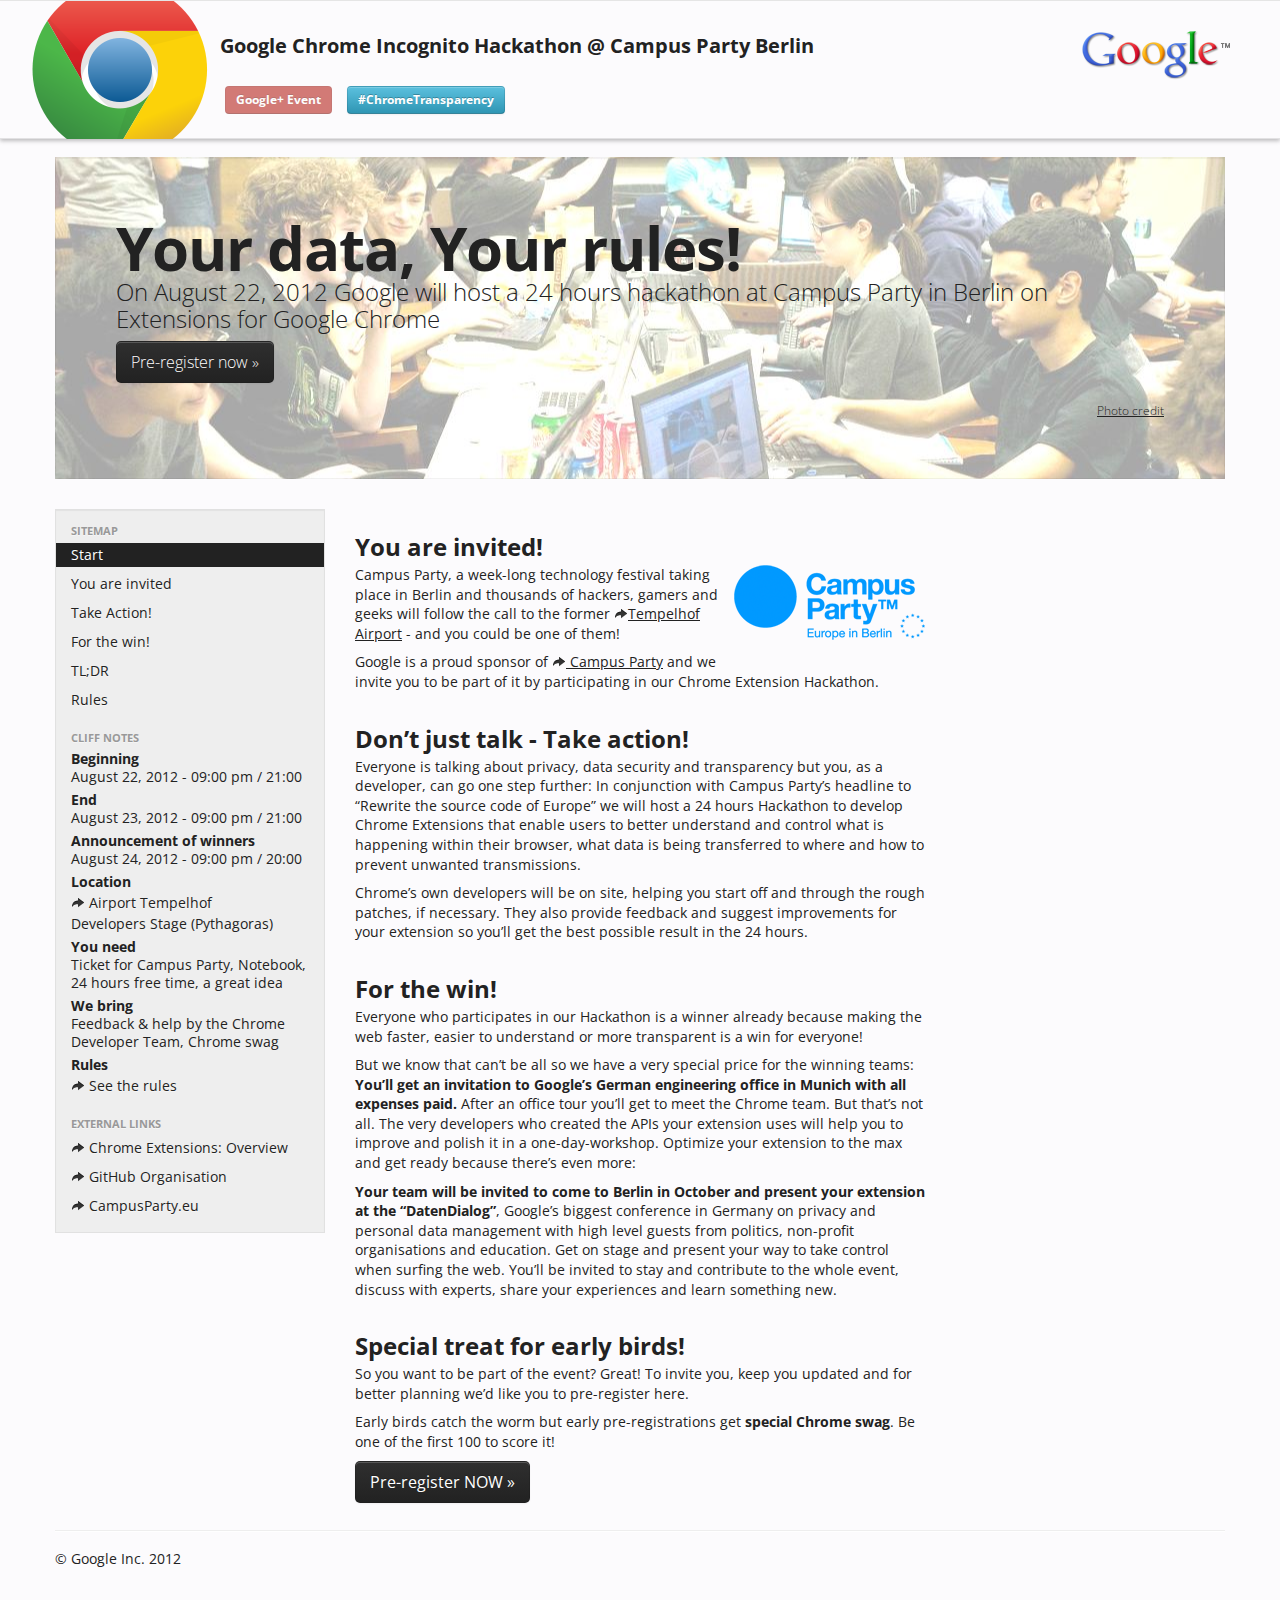
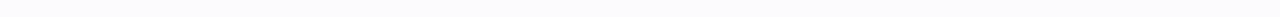
<file: index.html>
<!DOCTYPE html>
<html lang="en">
  <head>
    <meta charset="utf-8">
    <title>Google Chrome Incognito Hackathon @ Campus Party Berlin</title>
    <meta name="viewport" content="width=device-width, initial-scale=1.0">
    <meta name="description" content="">
    <meta name="author" content="">

    <!-- Le styles -->
    <link href="./assets/css/journal.bootstrap.css" rel="stylesheet">
    <style type="text/css">
    </style>
    <link href="./assets/css/bootstrap-responsive.css" rel="stylesheet">
    <link href="./assets/css/overrides.css" rel="stylesheet">

    <!-- Le HTML5 shim, for IE6-8 support of HTML5 elements -->
    <!--[if lt IE 9]>
      <script src="http://html5shim.googlecode.com/svn/trunk/html5.js"></script>
    <![endif]-->

    <!-- Le fav and touch icons -->
    <link rel="shortcut icon" href="./assets/ico/chrome-16.png">
  </head>

  <body data-spy="scroll">

    <div class="navbar">
      <div class="navbar-inner">
        <div class="container">
          <a class="btn btn-navbar" data-toggle="collapse" data-target=".nav-collapse">
            <span class="icon-bar"></span>
            <span class="icon-bar"></span>
            <span class="icon-bar"></span>
          </a>
          <div class="brand" style="max-height: 50px;">
            Google Chrome Incognito Hackathon @ Campus Party Berlin</a>
            <div style="padding-top: 10px;">
              <a href="#tba" class="btn btn-small btn-danger disabled">Google+ Event</a>
              <a href="https://twitter.com/#!/search/realtime/%23ChromeTransparency" class="btn btn-small btn-info">#ChromeTransparency</a>
            </div>
          </div>  
          <!--
          <div class="btn-group pull-right">
            <a class="btn dropdown-toggle" data-toggle="dropdown" href="#">
              <i class="icon-user"></i> Username
              <span class="caret"></span>
            </a>
            <ul class="dropdown-menu">
              <li><a href="#">Profile</a></li>
              <li class="divider"></li>
              <li><a href="#">Sign Out</a></li>
            </ul>
          </div>
          <div class="nav-collapse">
            <ul class="nav">
              <li class="active"><a href="#">Home</a></li>
              <li><a href="#about">About</a></li>
              <li><a href="#contact">Contact</a></li>
            </ul>
          </div>--><!--/.nav-collapse -->
          <div class="pull-right logo">
            <img src="./assets/img/Google_Logo_148X49.png" alt="Google" />
          </div>  
        </div>
      </div>
    </div>

    <div id="top" class="container">
          <div class="hero-unit">
            <h1>Your data, Your rules!</h1>
            <p>On August 22, 2012 Google will host a 24 hours hackathon at Campus Party in Berlin on Extensions for Google Chrome</p>
            <p><a href="https://docs.google.com/spreadsheet/viewform?formkey=dHBaTnBqV1M2amZ6dXRWMVNya1RWSWc6MQ#gid=0" class="btn btn-primary btn-large">Pre-register now &raquo;</a></p>
            <p class="pull-right"><small><a href="http://www.flickr.com/photos/hackny/5684887983">Photo credit</a></small></p>
          </div>

      <div class="row">
        <div class="span3">
          <div class="well sidebar-nav">
            <ul class="nav nav-list">
              <li class="nav-header">Sitemap</li>
              <li class="active"><a href="#top">Start</a></li>
              <li><a href="#invited">You are invited</a></li>
              <li><a href="#takeaction">Take Action!</a></li>
              <li><a href="#ftw">For the win!</a></li>
              <li><a href="#tldr">TL;DR</a></li>
              <li><a href="rules.html">Rules</a></li>
              <li class="nav-header">Cliff notes</li>
              <li><strong>Beginning</strong><br/>August 22, 2012 - 09:00 pm / 21:00</li>
              <li><strong>End</strong><br/>August 23, 2012 - 09:00 pm / 21:00</li>
              <li><strong>Announcement of winners</strong><br/>August 24, 2012 - 09:00 pm / 20:00</li>
              <li><strong>Location</strong><br/><a href="http://www.campus-party.eu/2012/tempelhofer-en.html"><i class="icon  icon-share-alt"></i> Airport Tempelhof</a>
                Developers Stage (Pythagoras)
              </li>
              <li><strong>You need</strong><br/>Ticket for Campus Party, Notebook, 24 hours free time, a great idea</a></li>
              <li><strong>We bring</strong><br/>Feedback &amp; help by the Chrome Developer Team, Chrome swag</a></li>
              <li><strong>Rules</strong><br/><a href="rules.html"><i class="icon  icon-share-alt"></i> See the rules</a></li>
              <li class="nav-header">External Links</li>
              <li><a href="http://code.google.com/chrome/extensions/overview.html"><i class="icon  icon-share-alt"></i> Chrome Extensions: Overview</a></li>
              <li><a href="https://github.com/GoogleCampusPartyHackathon"><i class="icon  icon-share-alt"></i> GitHub Organisation</a></li>
              <li><a href="http://www.campus-party.eu/2012/developers.html"><i class="icon  icon-share-alt"></i> CampusParty.eu</a></li>
            </ul>
          </div><!--/.well -->
        </div><!--/span-->
        <div class="span9">
          <div class="row">
          </div>
          <div class="row">
            <div id="invited" class="span6">
              <h2>You are invited!</h2>
              <img class="pull-right" src="./assets/img/campus_party_logo.png" alt="Campus Party" />
              <p>Campus Party, a week-long technology festival taking place in Berlin and thousands of hackers, gamers and geeks will follow the call to the former <a href="http://en.wikipedia.org/wiki/Berlin_Tempelhof_Airport" ><i class="icon  icon-share-alt"></i>Tempelhof Airport</a> - and you could be one of them!</p>
              <p>Google is a proud sponsor of <a href="http://www.campus-party.eu/2012/"><i class="icon  icon-share-alt"></i> Campus Party</a> and we invite you to be part of it by participating in our Chrome Extension Hackathon.</p>
            </div><!--/span-->
            <div id="takeaction" class="span6">
              <h2>Don’t just talk - Take action!</h2>
              <p>Everyone is talking about privacy, data security and transparency but you, as a developer, can go one step further: In conjunction with Campus Party’s headline to “Rewrite the source code of Europe” we will host a 24 hours Hackathon to develop Chrome Extensions that enable users to better understand and control what is happening within their browser, what data is being transferred to where and how to prevent unwanted transmissions. </p>
              <p>Chrome’s own developers will be on site, helping you start off and through the rough patches, if necessary. They also provide feedback and suggest improvements for your extension so you’ll get the best possible result in the 24 hours.</p>
            </div><!--/span-->
          </div><!--/row-->
          <div class="row">
            <div id="ftw" class="span6">
              <h2 >For the win!</h2>
              <p>Everyone who participates in our Hackathon is a winner already because making the web faster, easier to understand or more transparent is a win for everyone!</p>
              <p>But we know that can’t be all so we have a very special price for the winning teams: <strong>You’ll get an invitation to Google’s German engineering office in Munich with all expenses paid.</strong>  After an office tour you’ll get to meet the Chrome team. But that’s not all. The very developers who created the APIs your extension uses will help you to improve and polish it in a one-day-workshop. Optimize your extension to the max and get ready because there’s even more:</p>
              <p><strong>Your team will be invited to come to Berlin in October and present your extension at the “DatenDialog”</strong>, Google’s biggest conference in Germany on privacy and personal data management with high level guests from politics, non-profit organisations and education. Get on stage and present your way to take control when surfing the web. You’ll be invited to stay and contribute to the whole event, discuss with experts, share your experiences and learn something new.</p>
            </div><!--/span-->
            <div id="tldr" class="span6">
              <h2>Special treat for early birds!</h2>
              <p>So you want to be part of the event? Great! To invite you, keep you updated and for better planning we’d like you to pre-register here.</p>
              <p>Early birds catch the worm but early pre-registrations get <strong>special Chrome swag</strong>. Be one of the first 100 to score it!</p>
              <p><a class="btn btn-primary btn-large" href="https://docs.google.com/spreadsheet/viewform?formkey=dHBaTnBqV1M2amZ6dXRWMVNya1RWSWc6MQ#gid=0">Pre-register NOW  &raquo;</a></p>
            </div><!--/span-->
          </div><!--/row-->
        </div><!--/span-->
      </div><!--/row-->

      <hr>

      <footer>
        <p>&copy; Google Inc. 2012</p>
      </footer>

    </div><!--/.fluid-container-->

    <!-- Le javascript
    ================================================== -->
    <!-- Placed at the end of the document so the pages load faster -->
    <script src="./assets/js/jquery.js"></script>
    <script src="./assets/js/bootstrap-transition.js"></script>
    <script src="./assets/js/bootstrap-scrollspy.js"></script>
    <!--
    <script src="./assets/js/bootstrap-alert.js"></script>
    <script src="./assets/js/bootstrap-modal.js"></script>
    <script src="./assets/js/bootstrap-dropdown.js"></script>
    <script src="./assets/js/bootstrap-tab.js"></script>
    <script src="./assets/js/bootstrap-tooltip.js"></script>
    <script src="./assets/js/bootstrap-popover.js"></script>
    <script src="./assets/js/bootstrap-button.js"></script>
    <script src="./assets/js/bootstrap-collapse.js"></script>
    <script src="./assets/js/bootstrap-carousel.js"></script>
    <script src="./assets/js/bootstrap-typeahead.js"></script>
    -->
  </body>
</html>
</file>
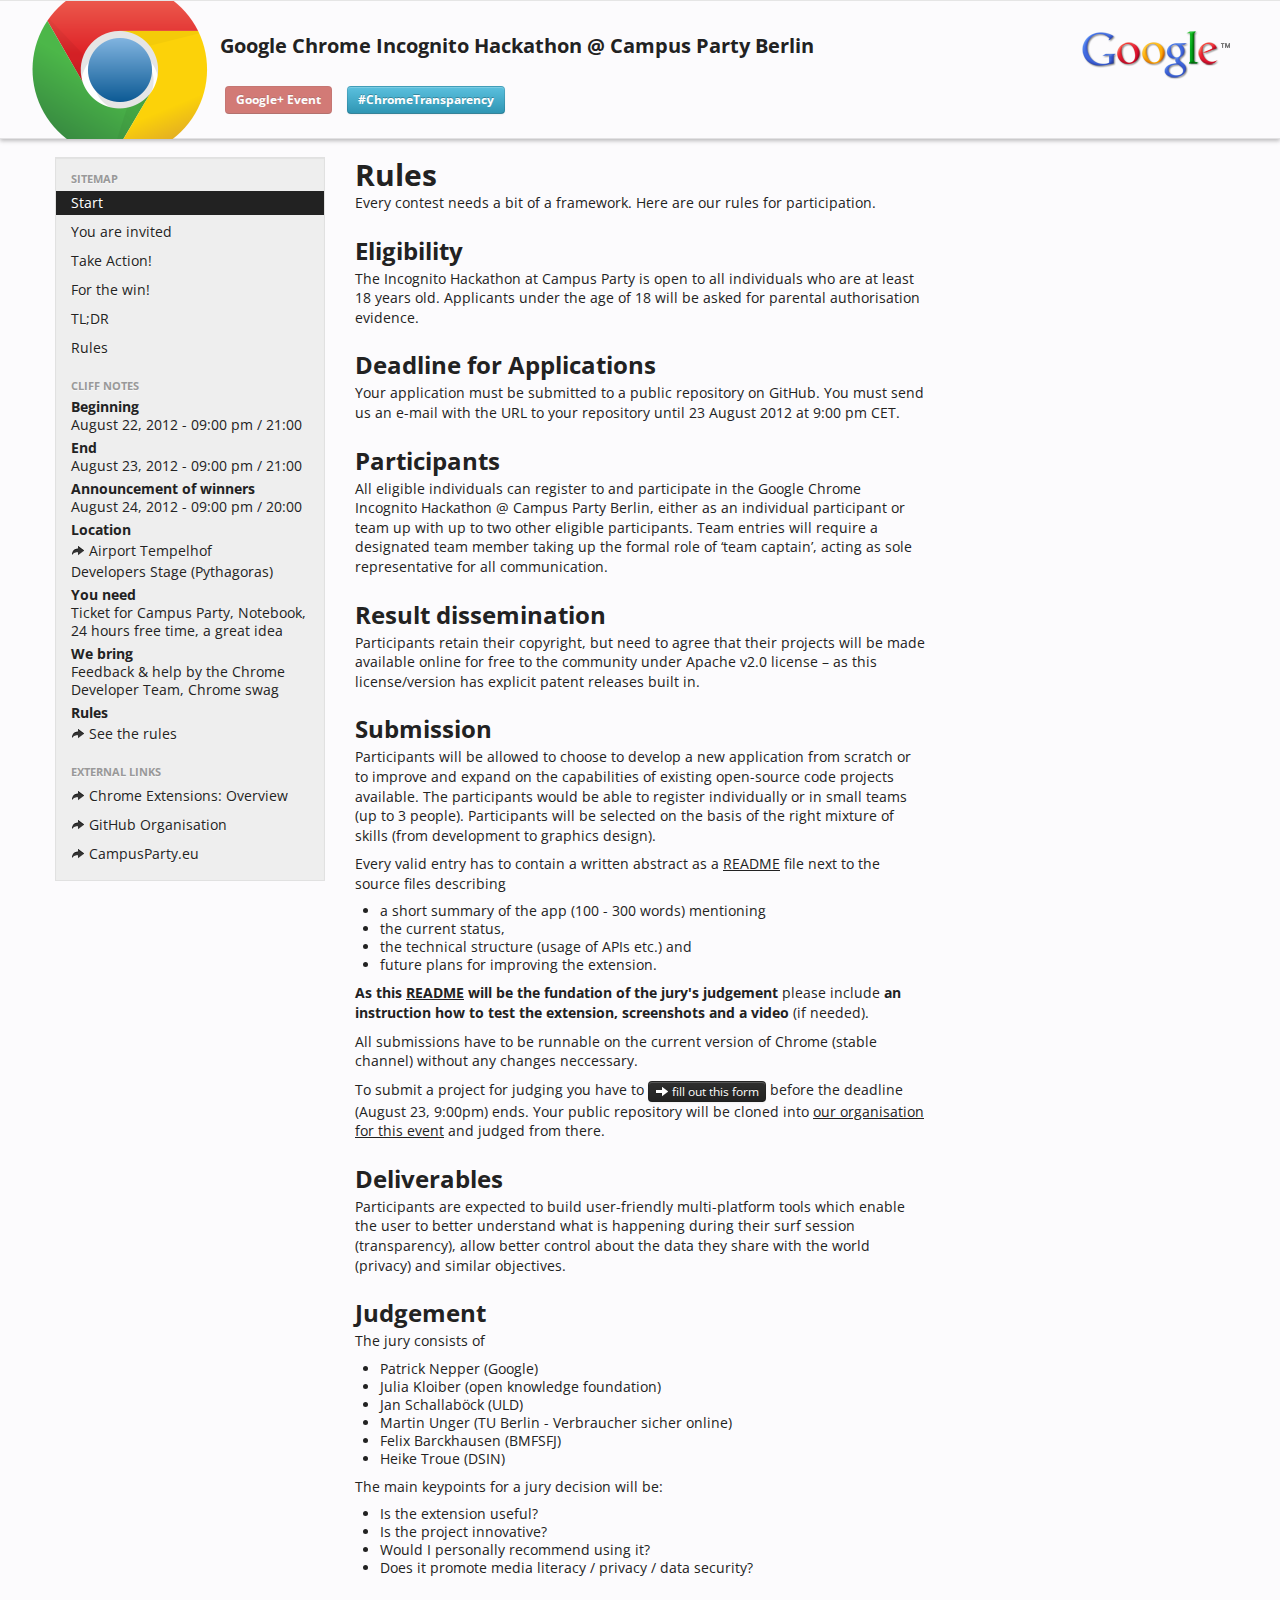
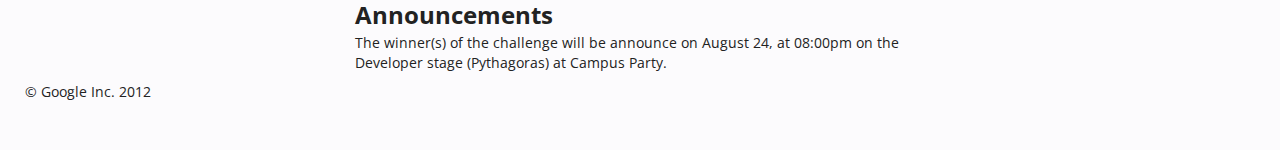
<file: rules.html>
<!DOCTYPE html>
<html lang="en">
  <head>
    <meta charset="utf-8">
    <title>Google Chrome Incognito Hackathon @ Campus Party Berlin</title>
    <meta name="viewport" content="width=device-width, initial-scale=1.0">
    <meta name="description" content="">
    <meta name="author" content="">

    <!-- Le styles -->
    <link href="./assets/css/journal.bootstrap.css" rel="stylesheet">
    <style type="text/css">
    </style>
    <link href="./assets/css/bootstrap-responsive.css" rel="stylesheet">
    <link href="./assets/css/overrides.css" rel="stylesheet">

    <!-- Le HTML5 shim, for IE6-8 support of HTML5 elements -->
    <!--[if lt IE 9]>
      <script src="http://html5shim.googlecode.com/svn/trunk/html5.js"></script>
    <![endif]-->

    <!-- Le fav and touch icons -->
    <link rel="shortcut icon" href="./assets/ico/chrome-16.png">
  </head>

  <body data-spy="scroll">

    <div class="navbar">
      <div class="navbar-inner">
        <div class="container">
          <a class="btn btn-navbar" data-toggle="collapse" data-target=".nav-collapse">
            <span class="icon-bar"></span>
            <span class="icon-bar"></span>
            <span class="icon-bar"></span>
          </a>
          <div class="brand" style="max-height: 50px;">
            Google Chrome Incognito Hackathon @ Campus Party Berlin</a>
            <div style="padding-top: 10px;">
              <a href="#tba" class="btn btn-small btn-danger disabled">Google+ Event</a>
              <a href="https://twitter.com/#!/search/realtime/%23ChromeTransparency" class="btn btn-small btn-info">#ChromeTransparency</a>
            </div>
          </div>  
          <!--
          <div class="btn-group pull-right">
            <a class="btn dropdown-toggle" data-toggle="dropdown" href="#">
              <i class="icon-user"></i> Username
              <span class="caret"></span>
            </a>
            <ul class="dropdown-menu">
              <li><a href="#">Profile</a></li>
              <li class="divider"></li>
              <li><a href="#">Sign Out</a></li>
            </ul>
          </div>
          <div class="nav-collapse">
            <ul class="nav">
              <li class="active"><a href="#">Home</a></li>
              <li><a href="#about">About</a></li>
              <li><a href="#contact">Contact</a></li>
            </ul>
          </div>--><!--/.nav-collapse -->
          <div class="pull-right logo">
            <img src="./assets/img/Google_Logo_148X49.png" alt="Google" />
          </div>  
        </div>
      </div>
    </div>

    <div id="top" class="container">
      <div class="row">
        <div class="span3">
          <div class="well sidebar-nav">
            <ul class="nav nav-list">
              <li class="nav-header">Sitemap</li>
              <li class="active"><a href="#top">Start</a></li>
              <li><a href="index.html#invited">You are invited</a></li>
              <li><a href="index.html#takeaction">Take Action!</a></li>
              <li><a href="index.html#ftw">For the win!</a></li>
              <li><a href="index.html#tldr">TL;DR</a></li>
              <li><a href="rules.html">Rules</a></li>
              <li class="nav-header">Cliff notes</li>
              <li><strong>Beginning</strong><br/>August 22, 2012 - 09:00 pm / 21:00</li>
              <li><strong>End</strong><br/>August 23, 2012 - 09:00 pm / 21:00</li>
              <li><strong>Announcement of winners</strong><br/>August 24, 2012 - 09:00 pm / 20:00</li>
              <li><strong>Location</strong><br/><a href="http://www.campus-party.eu/2012/tempelhofer-en.html"><i class="icon  icon-share-alt"></i> Airport Tempelhof</a>
                Developers Stage (Pythagoras)
              </li>
              <li><strong>You need</strong><br/>Ticket for Campus Party, Notebook, 24 hours free time, a great idea</a></li>
              <li><strong>We bring</strong><br/>Feedback &amp; help by the Chrome Developer Team, Chrome swag</a></li>
              <li><strong>Rules</strong><br/><a href="rules.html"><i class="icon  icon-share-alt"></i> See the rules</a></li>
              <li class="nav-header">External Links</li>
              <li><a href="http://code.google.com/chrome/extensions/overview.html"><i class="icon  icon-share-alt"></i> Chrome Extensions: Overview</a></li>
              <li><a href="https://github.com/GoogleCampusPartyHackathon"><i class="icon  icon-share-alt"></i> GitHub Organisation</a></li>
              <li><a href="http://www.campus-party.eu/2012/developers.html"><i class="icon  icon-share-alt"></i> CampusParty.eu</a></li>
            </ul>
          </div><!--/.well -->
        </div><!--/span-->
        <div class="span9">
          <div class="row">
          </div>
          <div class="row">
            <div id="rules" class="span6">
              <h1>Rules</h1>
              <p>Every contest needs a bit of a framework. Here are our rules for participation.</p>

              <h2>Eligibility</h2>
              <p>The Incognito Hackathon at Campus Party is open to all individuals who are at least 18 years old. Applicants under the age of 18 will be asked for parental authorisation evidence.</p>
              
              <h2>Deadline for Applications</h2>
              <p>Your application must be submitted to a public repository on GitHub. You must send us an e-mail with the URL to your repository until 23 August 2012 at 9:00 pm CET.</p>

              <h2>Participants</h2>
              <p>All eligible individuals can register to and participate in the Google Chrome Incognito Hackathon @ Campus Party Berlin, either as an individual participant or team up with up to two other eligible participants. Team entries will require a designated team member taking up the formal role of ‘team captain’, acting as sole representative for all communication.</p>

              <h2>Result dissemination</h2>
              <p>Participants retain their copyright, but need to agree that their projects will be made available online for free to the community under Apache v2.0 license – as this license/version has explicit patent releases built in.</p>

              <h2>Submission</h2>
              <p>Participants will be allowed to choose to develop a new application from scratch or to improve and expand on the capabilities of existing open-source code projects available. The participants would be able to register individually or in small teams (up to 3 people). Participants will be selected on the basis of the right mixture of skills (from development to graphics design).</p>
              <p>Every valid entry has to contain a written abstract as a <a href="https://github.com/github/markup/#github-markup">README</a> file next to the source files describing 
                <ul>
                  <li>a short summary of the app (100 - 300 words) mentioning</li>
                  <li>the current status, </li>
                  <li>the technical structure (usage of APIs etc.) and </li>
                  <li>future plans for improving the extension.</li>
                </ul>
              </p>
              <p><strong>As this <a href="https://github.com/github/markup/#github-markup">README</a> will be the fundation of the jury's judgement</strong> please include <strong>an instruction how to test the extension, screenshots and a video</strong> (if needed).</p>  
              <p>All submissions have to be runnable on the current version of Chrome (stable channel) without any changes neccessary.</p>

              <p>To submit a project for judging you have to <a href="https://docs.google.com/spreadsheet/viewform?formkey=dGVsVzdWZElVRXp1RDVpcWtiS1N2SGc6MQ#gid=0" class="btn btn-primary btn-mini"><i class="icon-white icon-arrow-right"></i> fill out this form</a> before the deadline (August 23, 9:00pm) ends. Your public repository will be cloned into <a href="https://github.com/GoogleCampusPartyHackathon">our organisation for this event</a> and judged from there.</p>

              <h2>Deliverables</h2>
              <p>Participants are expected to build user-friendly multi-platform tools which enable the user to better understand what is happening during their surf session (transparency), allow better control about the data they share with the world (privacy) and similar objectives.</p>

              <h2>Judgement</h2>
              <p>
                The jury consists of
                <ul>
                  <li>Patrick Nepper (Google)</li>
                  <li>Julia Kloiber (open knowledge foundation)</li>
                  <li>Jan Schallaböck (ULD)</li>
                  <li>Martin Unger (TU Berlin - Verbraucher sicher online)</li>
                  <li>Felix Barckhausen (BMFSFJ)</li>
                  <li>Heike Troue (DSIN)</li>
                </ul>
              </p>
              <p>
                The main keypoints for a jury decision will be:
                <ul>
                  <li>Is the extension useful?</li>
                  <li>Is the project innovative?</li>
                  <li>Would I personally recommend using it?</li>
                  <li>Does it promote media literacy / privacy / data security?</li>
                </ul>
              </p>

              <h2>Announcements</h2>
              <p>The winner(s) of the challenge will be announce on August 24, at 08:00pm on the Developer stage (Pythagoras) at Campus Party.
              </p>

          </div><!--/row-->
        </div><!--/span-->
      </div><!--/row-->

      <hr>

      <footer>
        <p>&copy; Google Inc. 2012</p>
      </footer>

    </div><!--/.fluid-container-->

    <!-- Le javascript
    ================================================== -->
    <!-- Placed at the end of the document so the pages load faster -->
    <script src="./assets/js/jquery.js"></script>
    <script src="./assets/js/bootstrap-transition.js"></script>
    <script src="./assets/js/bootstrap-scrollspy.js"></script>
    <!--
    <script src="./assets/js/bootstrap-alert.js"></script>
    <script src="./assets/js/bootstrap-modal.js"></script>
    <script src="./assets/js/bootstrap-dropdown.js"></script>
    <script src="./assets/js/bootstrap-tab.js"></script>
    <script src="./assets/js/bootstrap-tooltip.js"></script>
    <script src="./assets/js/bootstrap-popover.js"></script>
    <script src="./assets/js/bootstrap-button.js"></script>
    <script src="./assets/js/bootstrap-collapse.js"></script>
    <script src="./assets/js/bootstrap-carousel.js"></script>
    <script src="./assets/js/bootstrap-typeahead.js"></script>
    -->
  </body>
</html>
</file>
<file: assets/css/overrides.css>
body {
	padding-bottom: 40px;
}


.navbar .brand {
	background: url(../img/google-chrome-big.png) 20px no-repeat;
	padding: 35px 20px 53px 220px;
}

.navbar .logo{
	padding: 30px;
}

.nav-list li{
	padding-bottom: 5px;
} 

.sidebar-nav {
	padding: 9px 0;
}

.hero-unit {
	background-image: url(../img/hackathon.jpg);
	background-position: center;
	background-repeat: no-repeat;
	height: 200px;
	font-weight: bold;
}

.hero-unit p{
	font-size: 18pt;
}

.row h2{
	margin-top: 20px;
}

.row p{
	font-size: 1em;
	line-height: 1.4em;	
}
</file>
